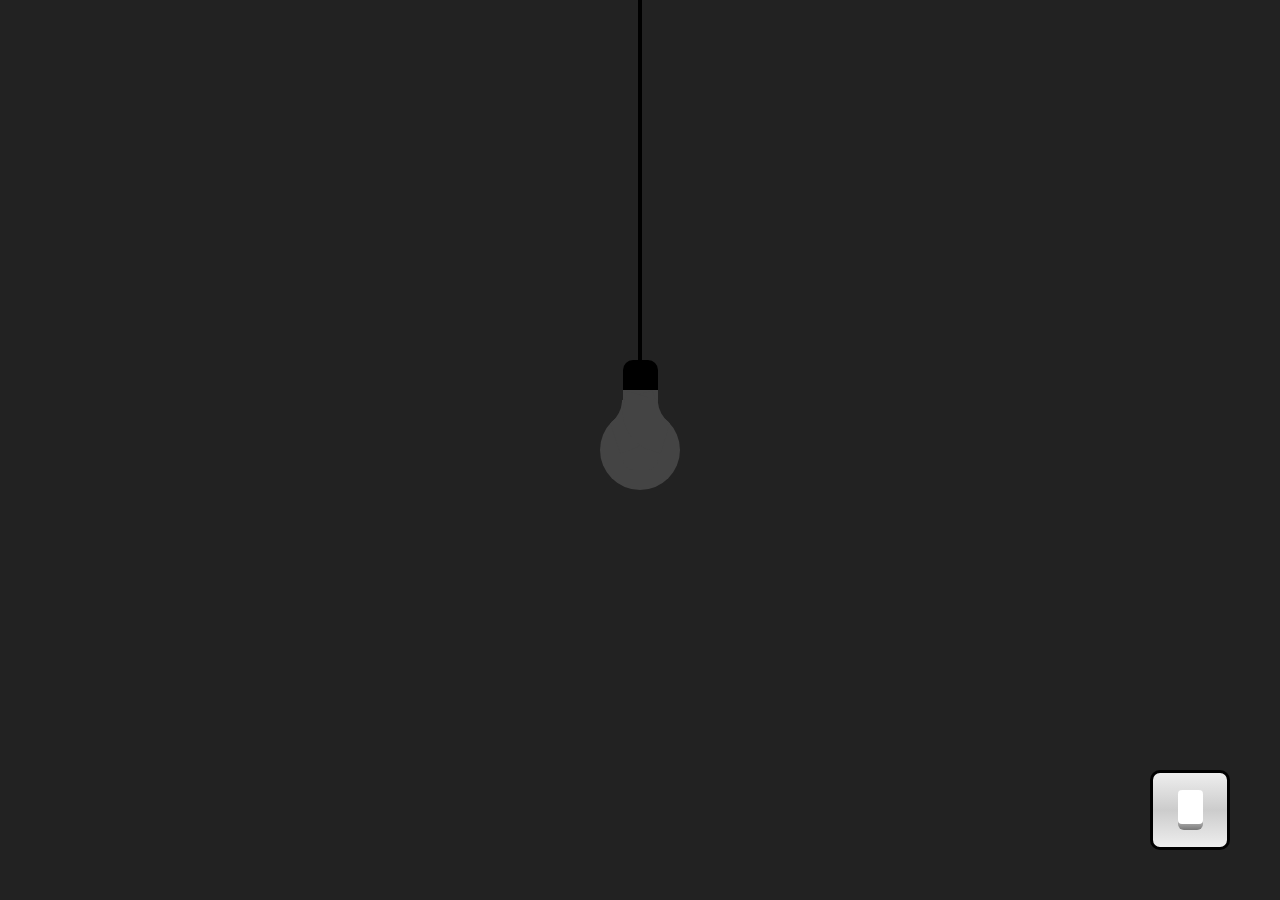
<file: Lamp/index.html>
<!DOCTYPE html>
<html lang="en">
<head>
  <meta charset="UTF-8">
  <meta http-equiv="X-UA-Compatible" content="IE=edge">
  <meta name="viewport" content="width=device-width, initial-scale=1.0">
  <title>Light bulb on/off with sound</title>

  <link rel="stylesheet" href="css/styles.css">

</head>
<body>
  <div class="light">
    <div class="wire"></div>
    <div class="bulb">
      <span>
      </span>
      <span>
      </span>
    </div>
    <div class="switch">
      <div class="btn"></div>
    </div>
  </div>

  <!-- Add sound on click -->
  <audio id="audio" src="./music/click.mp3" autoplay="false"></audio>

  <script src="js/main.js"></script>
</body>
</html>
</file>
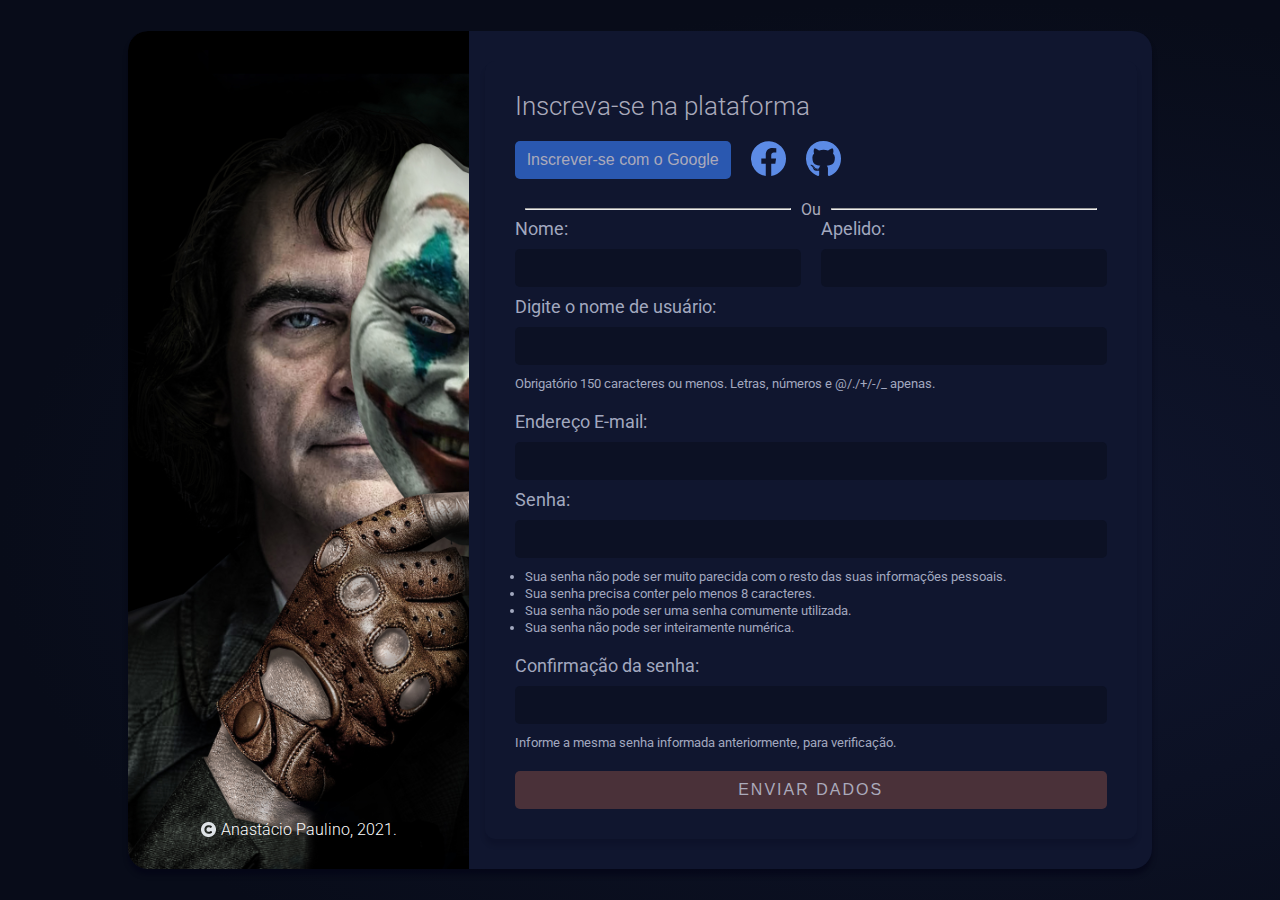
<file: Joker/src/index.html>
<!DOCTYPE html>
<html lang="pt-br">
  <head>
    <meta charset="UTF-8" />
    <meta http-equiv="X-UA-Compatible" content="IE=edge" />
    <meta name="viewport" content="width=device-width, initial-scale=1.0" />

    <title>Joker</title>

    <link rel="stylesheet" href="css/styles.css" />
  </head>
  <body>
    <section class="container">
      <div class="card">
        <div class="card-left">
          <div>
            <img src="./imagens/Icon awesome-copyright@2x.png" alt="">
            <p>Anastácio Paulino, 2021.</p>  
          </div>
        </div>
        <div class="card-right">
          <div class="card-content">
            <div class="">
              <h1 class="card-title">Inscreva-se na plataforma</h1>
              <div class="register">
                <button class="btn btn-google">Inscrever-se com o Google</button>
                <a href="" class="btn-social">
                  <img src="./imagens/Icon awesome-facebook.svg" alt="" />
                </a>
                <a href="" class="btn-social">
                  <img src="./imagens/Icon awesome-github.svg" alt="" />
                </a>  
              </div>
            </div>
            <div class="divider">
              <hr> <span>Ou</span> 
              <hr>
            </div>
            <form action="">
              <div class="two-input">
                <label for="">
                  Nome: <br />
                  <input type="text" name="nome" />
                </label>
                <label for="apelido">
                  Apelido: <br />
                  <input type="text" name="apelido" id="apelido" />
                </label>
              </div>
              <label for="">
                Digite o nome de usuário:<br />
                <input type="text" name="nome_usuario" />
                <p class="input-request">
                  Obrigatório 150 caracteres ou menos. Letras, números e
                  @/./+/-/_ apenas.
                </p>
              </label>
              <label for="">
                Endereço E-mail: <br />
                <input type="email" name="email" />
              </label>
              <label for="">
                Senha: <br />
                <input type="password" name="senha1" />
                <ul class="input-request">
                  <li class="input-request-item">
                    Sua senha não pode ser muito parecida com o resto das suas
                    informações pessoais.
                  </li>
                  <li class="input-request-item">Sua senha precisa conter pelo menos 8 caracteres.</li>
                  <li class="input-request-item">Sua senha não pode ser uma senha comumente utilizada.</li>
                  <li class="input-request-item">Sua senha não pode ser inteiramente numérica.</li>
                </ul>
              </label>
              <label for="">
                Confirmação da senha: <br />
                <input type="password" name="senha2" />
                <p class="input-request">
                  Informe a mesma senha informada anteriormente, para
                  verificação.
                </p>
              </label>

              <button type="submit">Enviar dados</button>
            </form>
          </div>
        </div>
      </div>
    </section>
  </body>
</html>
</file>
<file: Lamp/css/styles.css>
* {
    margin: 0;
    padding: 0;
    box-sizing: border-box;
}
html, body, section {
    height: 100%;
}
body {
    display: flex;
    justify-content: center;
    align-items: center;
    min-height: 100vh;
    background: #222;
}

body.on {
    background: radial-gradient(#555, #111);
}

.bulb {
    position: relative;
    width: 80px;
    height: 80px;
    background: #444;
    border-radius: 50%;
    z-index: 2;
}

body.on .bulb {
    background: #fff;
    box-shadow: 0 0 50px #fff,
    0 0 100px #fff,
    0 0 150px #fff,
    0 0 200px #fff,
    0 0 250px #fff;
}

.bulb::before {
    content: "";
    position: absolute;
    left: 22.5px;
    top: -50px;
    width: 35px;
    height: 80px;
    background: #444;
    border-top: 30px solid #000;
    border-radius: 10px;
}

body.on .bulb::before {
    background: #fff;
}

body.on .bulb::after {
    content: "";
    position: absolute;
    top: 50%;
    left: 50%;
    transform: translate(-50%, -50%);
    width: 120px;
    height: 120px;
    background: #fff;
    border-radius: 50%;
    filter: blur(40px);

}

.bulb span:nth-child(1){
    position: absolute;
    top: -16px;
    left: -4px;
    display: block;
    height: 30px;
    width: 30px;
    background: transparent;
    transform: rotate(342deg);
    border-bottom-right-radius: 40px;
    box-shadow: 20px 20px 0 10px #444;
}

body.on span:nth-child(1){
    box-shadow: 20px 20px 0 10px #fff;
}

.bulb span:nth-child(2){
    position: absolute;
    top: -16px;
    right: -4px;
    display: block;
    height: 30px;
    width: 30px;
    background: transparent;
    transform: rotate(17deg);
    border-bottom-left-radius: 40px;
    box-shadow: -20px 20px 0 10px #444;
}

body.on span:nth-child(2){
    box-shadow: -20px 20px 0 10px #fff;
}

.wire {
    position: absolute;
    left: calc(50% - 2px);
    bottom: 50%;
    width: 4px;
    height: 60vh;
    background: #000;
    z-index: 1;
}

.switch {
    position: absolute;
    bottom: 50px;
    right: 50px;
    width: 80px;
    height: 80px;
    background: linear-gradient(#eee, #ccc, #eee);
    border: 3px solid #000;
    border-radius: 10px;
    display: flex;
    justify-content: center;
    align-items: center;
}

.switch .btn {
    position: relative;
    width: 25px;
    height: 40px;
    background: linear-gradient(#777, #fff, #777);
    border-radius: 6px;
    cursor: pointer;
}

.switch .btn::before {
    content: "";
    position: absolute;
    top: 0;
    left: 0;
    height: 85%;
    width: 100%;
    background: linear-gradient(#fff, #fff);
    border-radius: 4px;

}

.on .switch .btn::before {
    top: 15%;
}

#audio {
    display: none;
}
</file>
<file: Joker/src/css/styles.css>
/******
*****
****
*** @autor: Anastácio Paulino
****
*****
*******/
/*** Geral 
---------------*/
@import url('https://fonts.googleapis.com/css2?family=Roboto:ital,wght@0,300;0,400;0,500;1,300&display=swap');

* {
    padding: 0;
    margin: 0;
    box-sizing: border-box;
}

body {
background: url(./../imagens/Retângulo\ 7@2x.png);
}

html, body, .container {
    height: 100%;
}

.card-left {
    display: none;
}


.card-content {
    padding: 30px;
    box-shadow: 0px 6px 5px #0000152d;
    border-radius: 10px;
    background: #1018305e;
}

.card-title {
    font-family: 'Roboto';
    font-weight: 300;
    font-size: 1.625em;
    color: #AAAABB;
}

.btn-google {
    background: #2A58B0;
    color: #AAAABB;
    text-align: center;   
    padding: 10px 12px 10px 12px;
    font-size: 1em;
    border-radius: 5px;
    transition: .7s;
    border: none;
}

.btn-google:hover {
    cursor: pointer;
    background: #4A3139;
}
.register {
    display: flex;
    flex-wrap: wrap;
    align-items: center;
    margin-top: 20px;
}

.btn-social {
    margin-left: 20px;
}

.divider {
    margin-top: 20px;
    display: flex;
    align-items: center;
    font-family: 'Roboto';
 }

 .divider span {
     color: #AAAABB;
 }
 
 .divider hr{
     margin-left: 10px;
     margin-right: 10px;
     flex: 2;
     color: rgba(8, 12, 25, 50%);
     background-color: rgba(8, 12, 25, 50%);
 }

form .two-input {
    display: grid;
    grid-template-columns: 1fr 1fr;
    grid-gap: 20px;
}

form input {
    width: 100%;
    padding: 7px;
    font-size: 1.2em;
    margin: 10px 0px 10px 0px;
    border-radius: 5px;
    background-color: rgba(8, 12, 25, 50%);
    border: none;
    color: rgb(148, 148, 148);
}

form input:focus {
    border: 1px solid rgb(74, 79, 99);
    border-radius: 5px;
}

form label {
    font-family: 'Roboto';
    font-size: 1.10em;
    color: #A2A8BF;
}

.input-request {
    font-size: .75em;
    line-height: 1.3;
    margin-bottom: 20px;
}

.input-request-item {
    margin-left: 10px;
}

form button[type="submit"] {
    text-transform: uppercase;
    letter-spacing: 2px;
    background: #4A3139;
    color: #AAAABB;
    text-align: center;   
    padding: 10px 12px 10px 12px;
    font-size: 1em;
    border-radius: 5px;
    transition: .7s;
    border: none;
    width: 100%;
}

form button[type="submit"]:hover {
    cursor: pointer;
    background-color: #2A58B0;
}

.login {
    position: absolute;
    margin-top: -20px;
    margin-left: 40%;
}

@media(max-width: 1234px) {
    form .two-input {
        display: grid;
        grid-template-columns: 1fr;
        grid-gap: 0px;
    }
}

@media(min-width: 1018px) {
    .card {
        width: 80%;
        display: grid;
        grid-template-columns: 1fr 2fr;
        border-radius: 20px;
        box-shadow: 0px 6px 5px #0000157e;
        background: #10162F;
    }

    .card-left {
        background: url(./../imagens/wallpapersden.com_joker-2019-movie-4k_1280x2120@2x.png) no-repeat;
        color: white;
        display: flex;
        align-items: flex-end;  
        justify-content: center; 
        padding: 30px;
        border-radius: 0px 0px 0px 20px;
        font-family: 'Roboto';
        font-weight: 300;
        font-size: 1em;
    }

    .card-left > div {
        display: flex;
        align-items: center;
    }

    .card-left > div img {
        margin-right: 5px;
    }
}

@media(max-width: 850px) {
    form .two-input {
        display: grid;
        grid-template-columns: 1fr;
        grid-gap: 0px;
    }
    .btn-social {
        margin-top: 10px;
    }
}

@media(min-width: 614px) {
    .container {
        display: flex;
        justify-content: center;
        align-items: center;
    }
    
    .card-right {
        display: flex;
        justify-content: center;
        padding-top: 30px;
        padding-bottom: 30px;
    }
}
</file>
